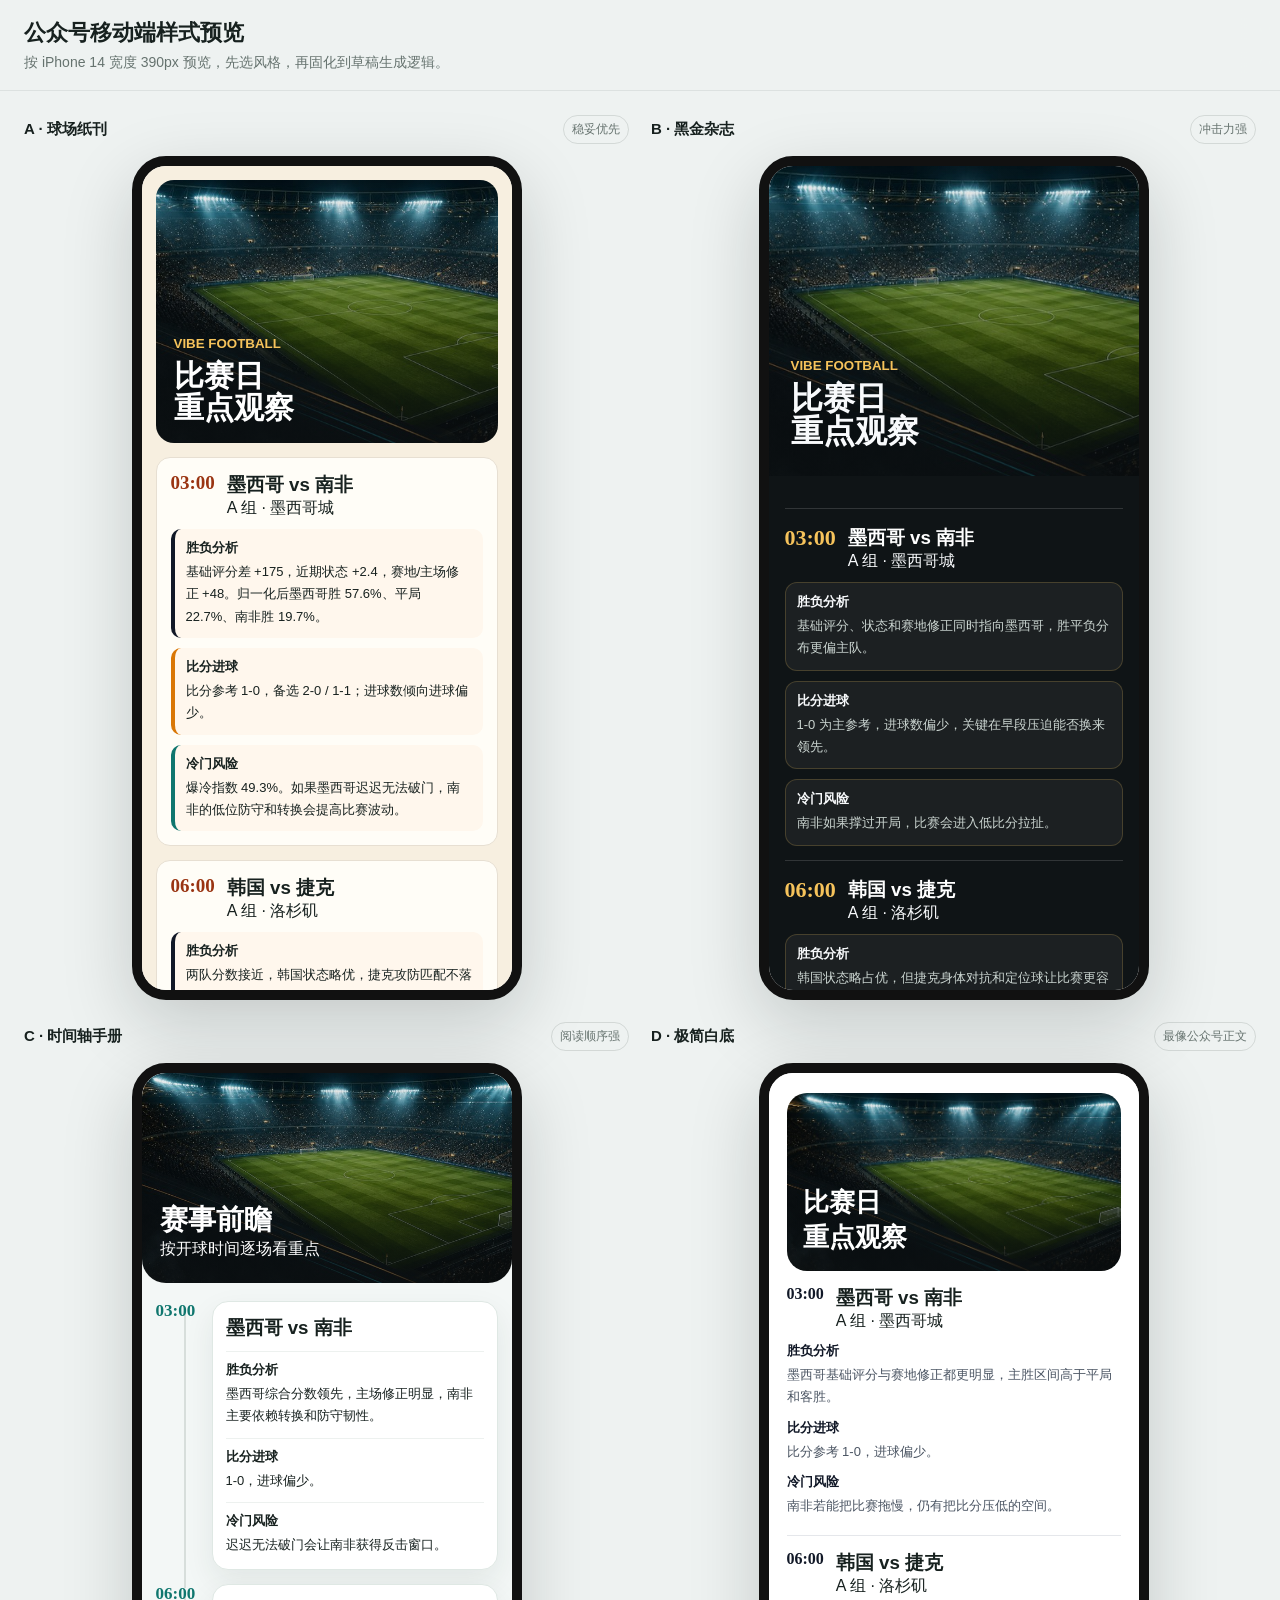
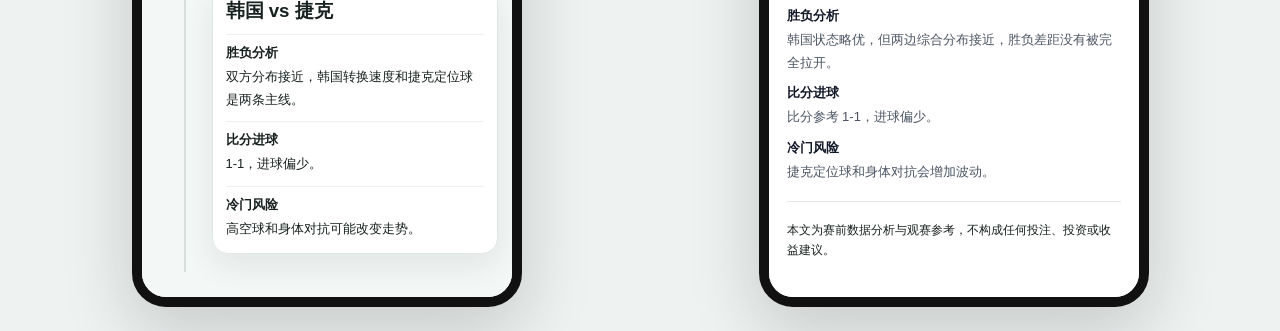
<file: wechat-mobile-style-previews.html>
<!doctype html>
<html lang="zh-CN">
  <head>
    <meta charset="UTF-8" />
    <meta name="viewport" content="width=device-width, initial-scale=1.0" />
    <title>公众号移动端样式预览</title>
    <style>
      * {
        box-sizing: border-box;
      }

      body {
        margin: 0;
        background: #eef2f1;
        color: #17211f;
        font-family:
          -apple-system, BlinkMacSystemFont, "Segoe UI", "PingFang SC", "Microsoft YaHei", sans-serif;
      }

      header {
        position: sticky;
        top: 0;
        z-index: 2;
        border-bottom: 1px solid rgba(23, 33, 31, 0.08);
        padding: 18px 24px;
        background: rgba(238, 242, 241, 0.92);
        backdrop-filter: blur(16px);
      }

      h1,
      h2,
      h3,
      p {
        margin: 0;
      }

      header h1 {
        font-size: 22px;
      }

      header p {
        margin-top: 6px;
        color: #66736f;
        font-size: 14px;
      }

      main {
        display: grid;
        grid-template-columns: repeat(4, minmax(300px, 1fr));
        gap: 22px;
        padding: 24px;
      }

      .variant {
        min-width: 0;
      }

      .variant-title {
        display: flex;
        align-items: center;
        justify-content: space-between;
        gap: 12px;
        margin-bottom: 12px;
      }

      .variant-title strong {
        font-size: 15px;
      }

      .variant-title span {
        border: 1px solid rgba(23, 33, 31, 0.12);
        border-radius: 999px;
        padding: 5px 8px;
        color: #66736f;
        font-size: 12px;
      }

      .phone {
        width: 390px;
        max-width: 100%;
        height: 844px;
        margin: 0 auto;
        border: 10px solid #111;
        border-radius: 34px;
        background: #fff;
        box-shadow: 0 24px 70px rgba(12, 23, 20, 0.18);
        overflow: hidden;
      }

      .screen {
        height: 100%;
        overflow: auto;
      }

      .hero {
        background:
          linear-gradient(180deg, rgba(12, 17, 19, 0.05), rgba(12, 17, 19, 0.72)),
          url("assets/wechat-cover-worldcup-preview.jpg") center / cover;
      }

      .meta-row {
        display: flex;
        flex-wrap: wrap;
        gap: 6px;
      }

      .pill {
        border-radius: 999px;
        padding: 5px 8px;
        font-size: 11px;
        font-weight: 800;
      }

      .match {
        margin-top: 14px;
      }

      .match-head {
        display: flex;
        gap: 12px;
        align-items: flex-start;
      }

      .time {
        flex: 0 0 auto;
        font-family: Georgia, "Times New Roman", serif;
        font-weight: 900;
      }

      .block {
        margin-top: 10px;
      }

      .block strong {
        display: block;
        margin-bottom: 4px;
        font-size: 13px;
      }

      .block p {
        font-size: 13px;
        line-height: 1.72;
      }

      .footer-note {
        margin-top: 18px;
        font-size: 12px;
        line-height: 1.7;
      }

      .a .screen {
        padding: 14px;
        background: #f7efe0;
      }

      .a .hero {
        min-height: 246px;
        border-radius: 18px;
        padding: 154px 18px 18px;
        color: #fff;
      }

      .a .hero small {
        color: #f6c35b;
        font-weight: 900;
      }

      .a .hero h2 {
        margin-top: 8px;
        font-family: Georgia, "Times New Roman", "Songti SC", SimSun, serif;
        font-size: 30px;
        line-height: 1.08;
      }

      .a .match {
        border: 1px solid #e7dfd2;
        border-radius: 14px;
        padding: 14px;
        background: #fffdf7;
      }

      .a .time {
        color: #9a3412;
        font-size: 19px;
      }

      .a .block {
        border-left: 4px solid #111827;
        border-radius: 10px;
        padding: 10px 11px;
        background: #fff7ed;
      }

      .a .score {
        border-left-color: #d97706;
      }

      .a .risk {
        border-left-color: #0f766e;
      }

      .b .screen {
        padding: 0;
        background: #0f1416;
        color: #f8fafc;
      }

      .b .hero {
        min-height: 310px;
        padding: 190px 22px 24px;
      }

      .b .hero small {
        color: #f6c35b;
        font-weight: 900;
      }

      .b .hero h2 {
        margin-top: 8px;
        font-size: 32px;
        line-height: 1.04;
      }

      .b .content {
        padding: 18px 16px 24px;
      }

      .b .match {
        border-top: 1px solid rgba(255, 255, 255, 0.14);
        padding-top: 16px;
      }

      .b .time {
        color: #f6c35b;
        font-size: 22px;
      }

      .b .match h3 {
        color: #fff;
      }

      .b .block {
        border: 1px solid rgba(246, 195, 91, 0.2);
        border-radius: 12px;
        padding: 10px 11px;
        background: rgba(255, 255, 255, 0.055);
      }

      .b .block p {
        color: #cbd5d1;
      }

      .c .screen {
        padding: 14px;
        background: #f3f7f6;
      }

      .c .hero {
        min-height: 210px;
        border-radius: 0 0 24px 24px;
        margin: -14px -14px 18px;
        padding: 128px 18px 22px;
        color: #fff;
      }

      .c .hero h2 {
        font-size: 28px;
      }

      .c .match {
        position: relative;
        padding-left: 56px;
      }

      .c .match::before {
        content: "";
        position: absolute;
        left: 28px;
        top: 6px;
        bottom: -18px;
        width: 2px;
        background: #d7dedb;
      }

      .c .time {
        position: absolute;
        left: 0;
        top: 0;
        width: 50px;
        color: #0f766e;
        font-size: 17px;
      }

      .c .card {
        border: 1px solid #dfe8e4;
        border-radius: 16px;
        padding: 13px;
        background: #fff;
        box-shadow: 0 12px 30px rgba(27, 45, 41, 0.08);
      }

      .c .block {
        border-top: 1px solid #edf1ef;
        padding-top: 9px;
      }

      .d .screen {
        padding: 20px 18px;
        background: #ffffff;
      }

      .d .hero {
        min-height: 168px;
        border-radius: 20px;
        padding: 92px 16px 16px;
        color: #fff;
      }

      .d .hero h2 {
        font-size: 26px;
      }

      .d .match {
        border-bottom: 1px solid #e5e7eb;
        padding-bottom: 18px;
      }

      .d .time {
        color: #111827;
        font-size: 16px;
      }

      .d .block strong {
        color: #111827;
      }

      .d .block p {
        color: #4b5563;
      }

      @media (max-width: 1280px) {
        main {
          grid-template-columns: repeat(2, minmax(300px, 1fr));
        }
      }

      @media (max-width: 760px) {
        main {
          grid-template-columns: 1fr;
          padding: 16px;
        }
      }
    </style>
  </head>
  <body>
    <header>
      <h1>公众号移动端样式预览</h1>
      <p>按 iPhone 14 宽度 390px 预览，先选风格，再固化到草稿生成逻辑。</p>
    </header>

    <main>
      <section class="variant a">
        <div class="variant-title"><strong>A · 球场纸刊</strong><span>稳妥优先</span></div>
        <article class="phone">
          <div class="screen">
            <section class="hero"><small>VIBE FOOTBALL</small><h2>比赛日<br />重点观察</h2></section>
            <section class="match">
              <div class="match-head"><div class="time">03:00</div><div><h3>墨西哥 vs 南非</h3><p> A 组 · 墨西哥城</p></div></div>
              <div class="block"><strong>胜负分析</strong><p>基础评分差 +175，近期状态 +2.4，赛地/主场修正 +48。归一化后墨西哥胜 57.6%、平局 22.7%、南非胜 19.7%。</p></div>
              <div class="block score"><strong>比分进球</strong><p>比分参考 1-0，备选 2-0 / 1-1；进球数倾向进球偏少。</p></div>
              <div class="block risk"><strong>冷门风险</strong><p>爆冷指数 49.3%。如果墨西哥迟迟无法破门，南非的低位防守和转换会提高比赛波动。</p></div>
            </section>
            <section class="match">
              <div class="match-head"><div class="time">06:00</div><div><h3>韩国 vs 捷克</h3><p>A 组 · 洛杉矶</p></div></div>
              <div class="block"><strong>胜负分析</strong><p>两队分数接近，韩国状态略优，捷克攻防匹配不落下风，平局区间偏厚。</p></div>
              <div class="block score"><strong>比分进球</strong><p>比分参考 1-1；进球数倾向进球偏少。</p></div>
              <div class="block risk"><strong>冷门风险</strong><p>爆冷指数 71.2%。定位球、高空球和中立场适应会放大不确定性。</p></div>
            </section>
          </div>
        </article>
      </section>

      <section class="variant b">
        <div class="variant-title"><strong>B · 黑金杂志</strong><span>冲击力强</span></div>
        <article class="phone">
          <div class="screen">
            <section class="hero"><small>VIBE FOOTBALL</small><h2>比赛日<br />重点观察</h2></section>
            <div class="content">
              <section class="match">
                <div class="match-head"><div class="time">03:00</div><div><h3>墨西哥 vs 南非</h3><p>A 组 · 墨西哥城</p></div></div>
                <div class="block"><strong>胜负分析</strong><p>基础评分、状态和赛地修正同时指向墨西哥，胜平负分布更偏主队。</p></div>
                <div class="block"><strong>比分进球</strong><p>1-0 为主参考，进球数偏少，关键在早段压迫能否换来领先。</p></div>
                <div class="block"><strong>冷门风险</strong><p>南非如果撑过开局，比赛会进入低比分拉扯。</p></div>
              </section>
              <section class="match">
                <div class="match-head"><div class="time">06:00</div><div><h3>韩国 vs 捷克</h3><p>A 组 · 洛杉矶</p></div></div>
                <div class="block"><strong>胜负分析</strong><p>韩国状态略占优，但捷克身体对抗和定位球让比赛更容易胶着。</p></div>
                <div class="block"><strong>比分进球</strong><p>1-1 为主参考，备选 1-0 / 0-1。</p></div>
                <div class="block"><strong>冷门风险</strong><p>今日波动最高的一场，节奏和首发会明显影响分布。</p></div>
              </section>
            </div>
          </div>
        </article>
      </section>

      <section class="variant c">
        <div class="variant-title"><strong>C · 时间轴手册</strong><span>阅读顺序强</span></div>
        <article class="phone">
          <div class="screen">
            <section class="hero"><h2>赛事前瞻</h2><p>按开球时间逐场看重点</p></section>
            <section class="match">
              <div class="time">03:00</div>
              <div class="card">
                <h3>墨西哥 vs 南非</h3>
                <div class="block"><strong>胜负分析</strong><p>墨西哥综合分数领先，主场修正明显，南非主要依赖转换和防守韧性。</p></div>
                <div class="block"><strong>比分进球</strong><p>1-0，进球偏少。</p></div>
                <div class="block"><strong>冷门风险</strong><p>迟迟无法破门会让南非获得反击窗口。</p></div>
              </div>
            </section>
            <section class="match">
              <div class="time">06:00</div>
              <div class="card">
                <h3>韩国 vs 捷克</h3>
                <div class="block"><strong>胜负分析</strong><p>双方分布接近，韩国转换速度和捷克定位球是两条主线。</p></div>
                <div class="block"><strong>比分进球</strong><p>1-1，进球偏少。</p></div>
                <div class="block"><strong>冷门风险</strong><p>高空球和身体对抗可能改变走势。</p></div>
              </div>
            </section>
          </div>
        </article>
      </section>

      <section class="variant d">
        <div class="variant-title"><strong>D · 极简白底</strong><span>最像公众号正文</span></div>
        <article class="phone">
          <div class="screen">
            <section class="hero"><h2>比赛日<br />重点观察</h2></section>
            <section class="match">
              <div class="match-head"><div class="time">03:00</div><div><h3>墨西哥 vs 南非</h3><p>A 组 · 墨西哥城</p></div></div>
              <div class="block"><strong>胜负分析</strong><p>墨西哥基础评分与赛地修正都更明显，主胜区间高于平局和客胜。</p></div>
              <div class="block"><strong>比分进球</strong><p>比分参考 1-0，进球偏少。</p></div>
              <div class="block"><strong>冷门风险</strong><p>南非若能把比赛拖慢，仍有把比分压低的空间。</p></div>
            </section>
            <section class="match">
              <div class="match-head"><div class="time">06:00</div><div><h3>韩国 vs 捷克</h3><p>A 组 · 洛杉矶</p></div></div>
              <div class="block"><strong>胜负分析</strong><p>韩国状态略优，但两边综合分布接近，胜负差距没有被完全拉开。</p></div>
              <div class="block"><strong>比分进球</strong><p>比分参考 1-1，进球偏少。</p></div>
              <div class="block"><strong>冷门风险</strong><p>捷克定位球和身体对抗会增加波动。</p></div>
            </section>
            <p class="footer-note">本文为赛前数据分析与观赛参考，不构成任何投注、投资或收益建议。</p>
          </div>
        </article>
      </section>
    </main>
  </body>
</html>
</file>
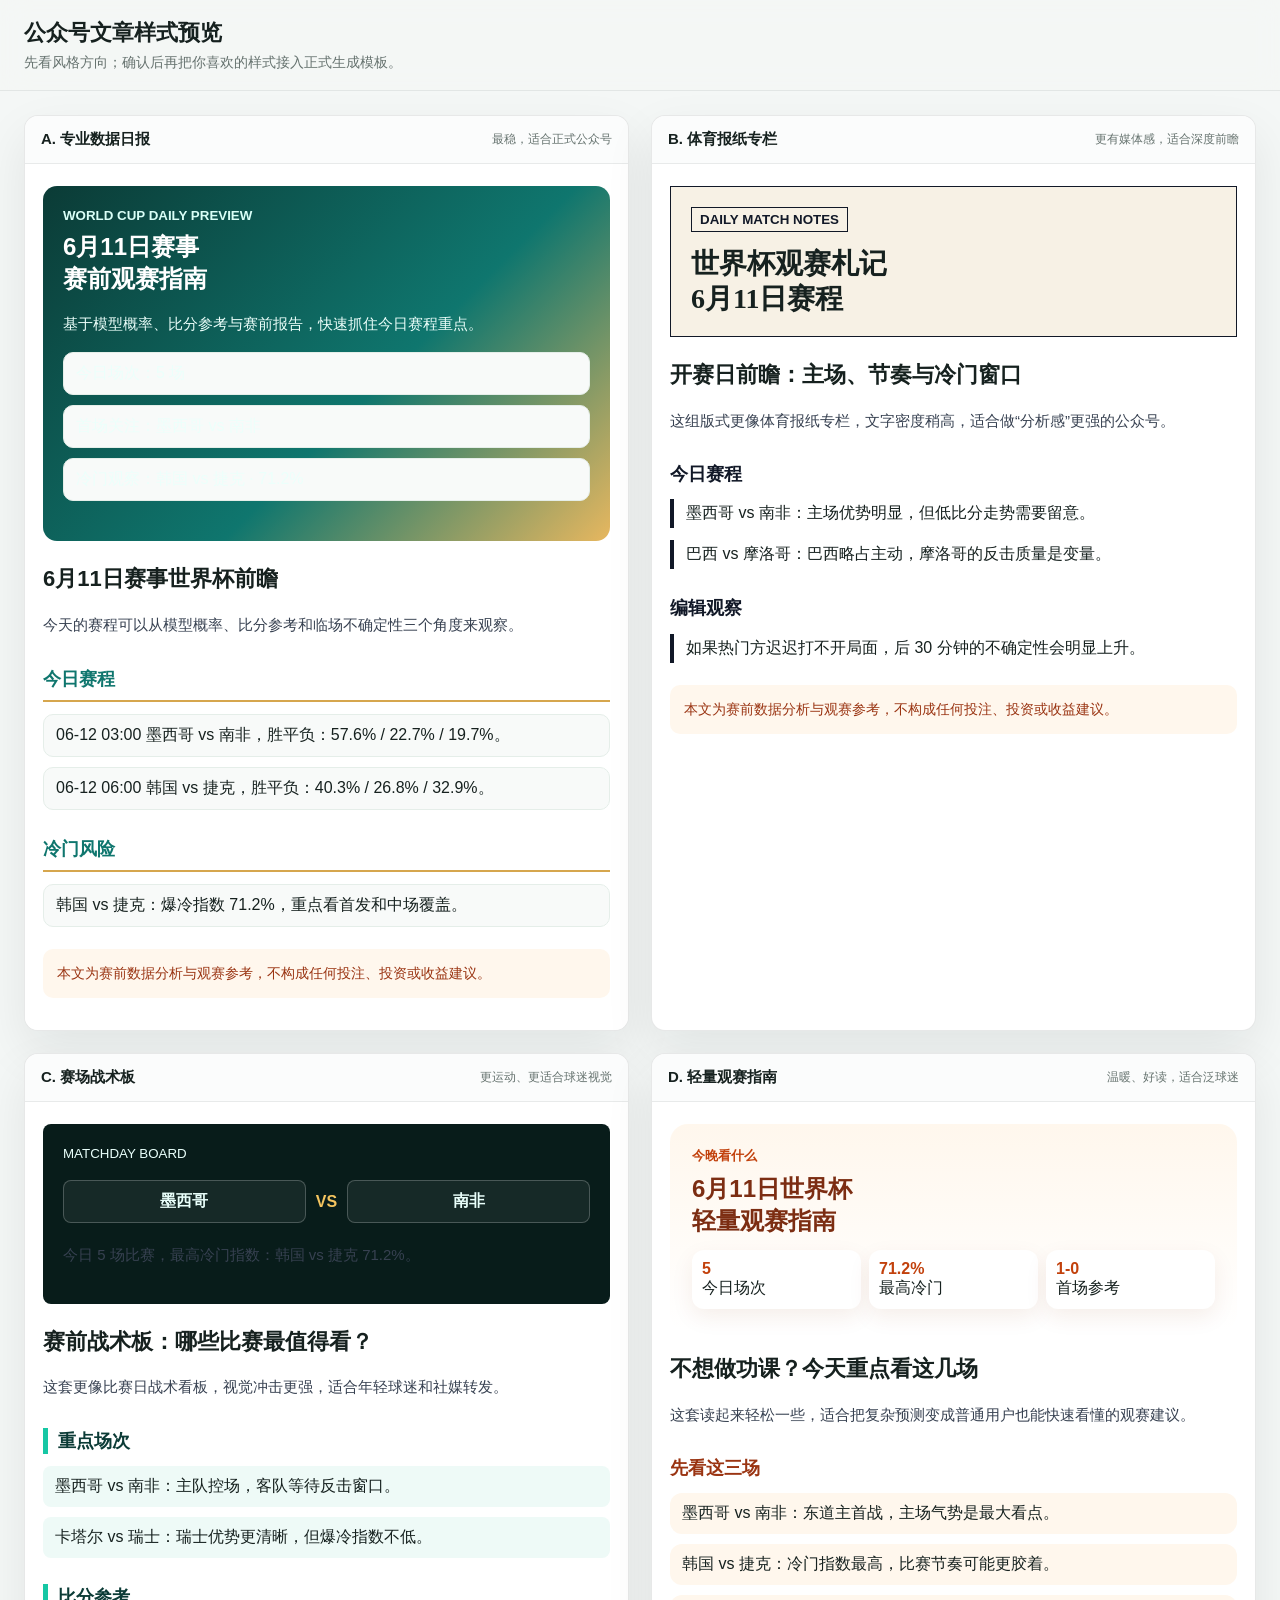
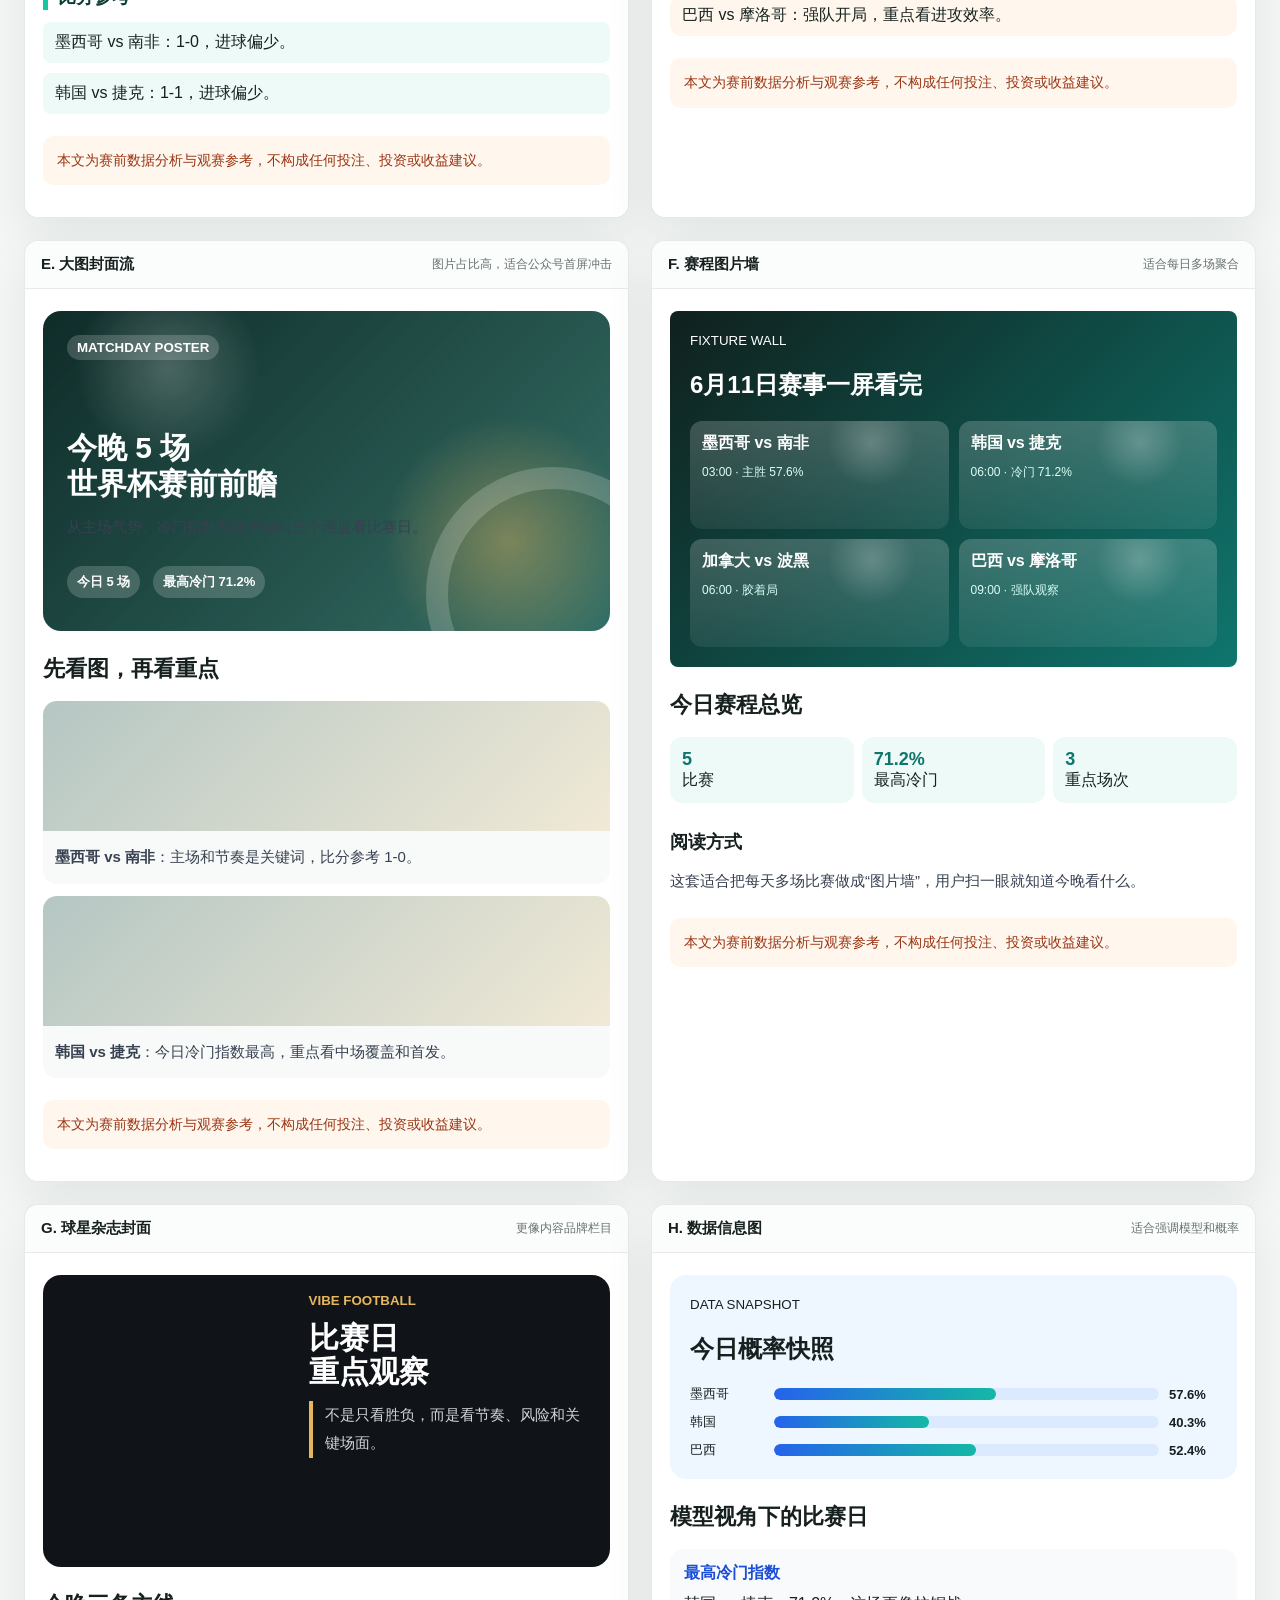
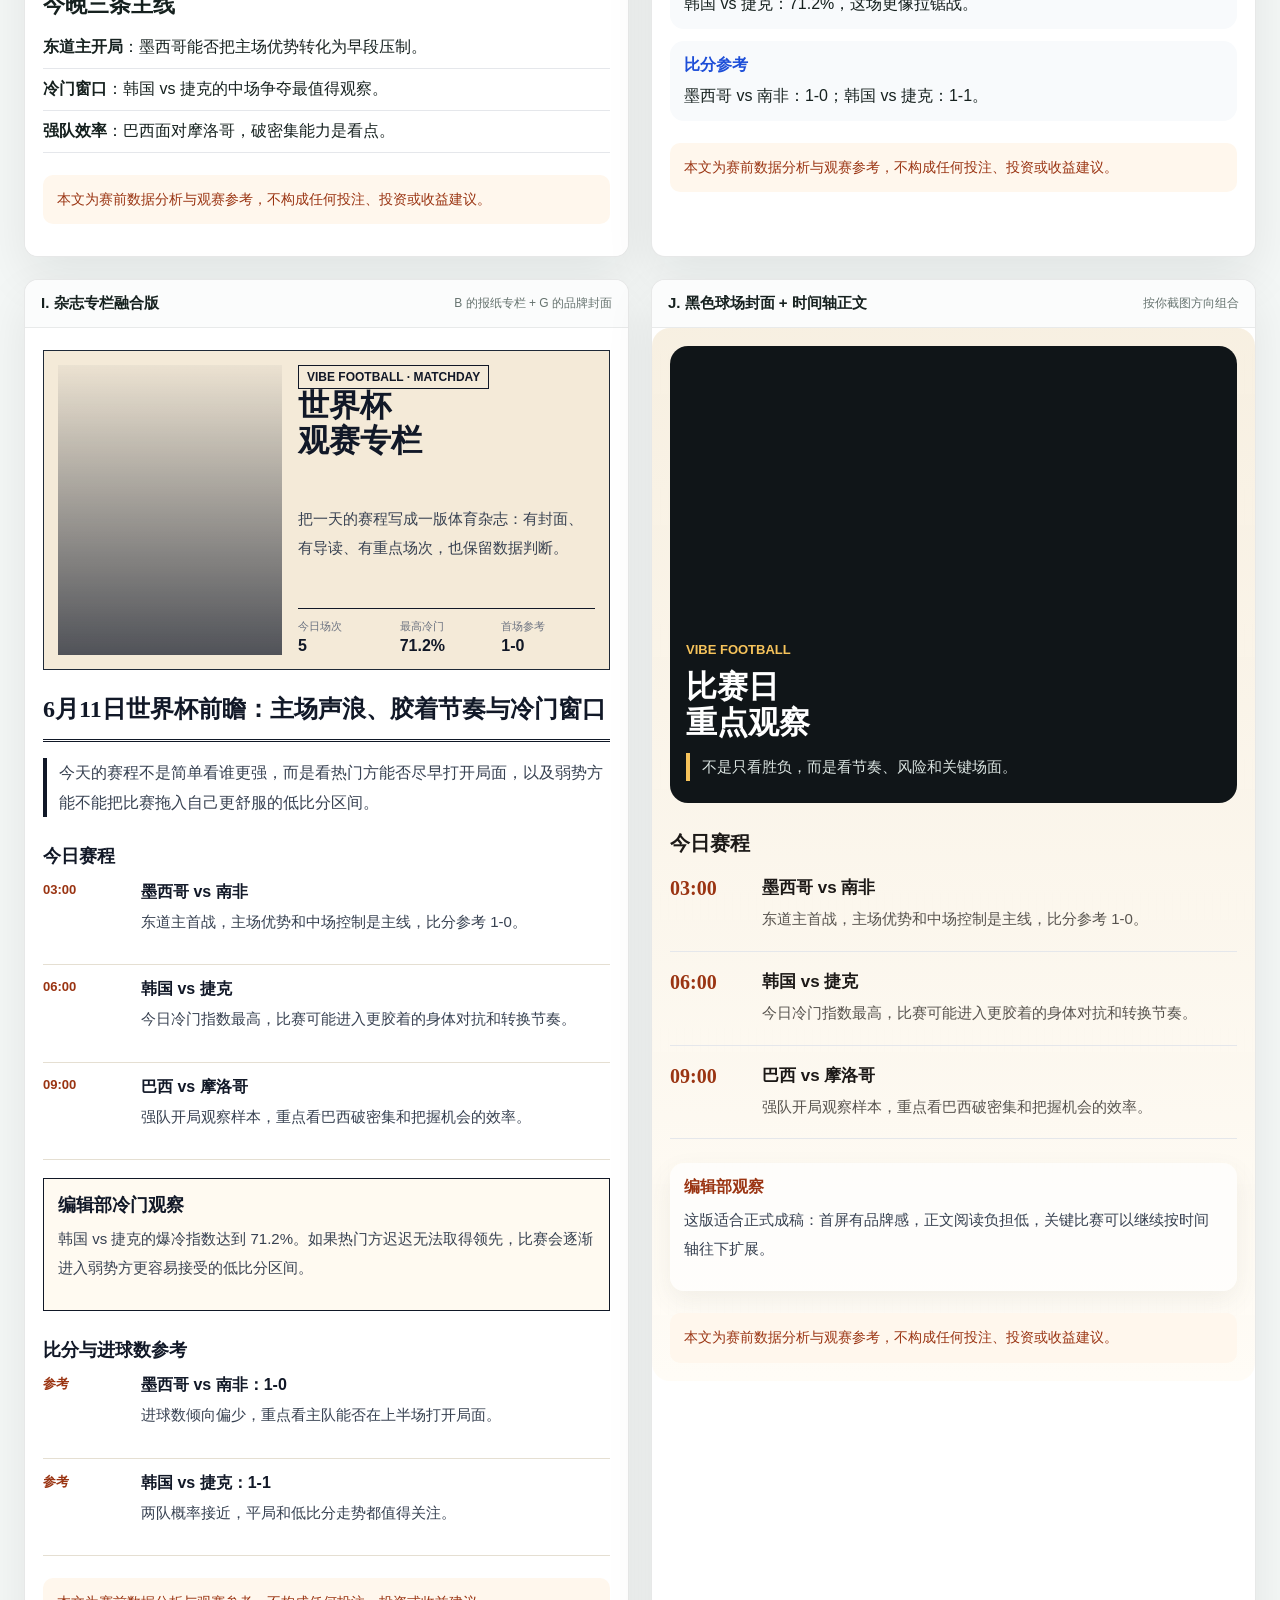
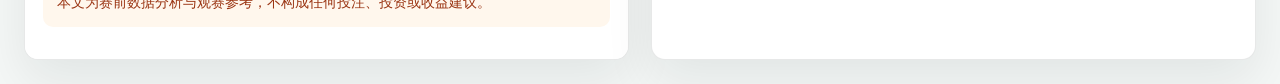
<file: wechat-style-previews.html>
<!doctype html>
<html lang="zh-CN">
  <head>
    <meta charset="UTF-8" />
    <meta name="viewport" content="width=device-width, initial-scale=1.0" />
    <title>公众号文章样式预览</title>
    <style>
      :root {
        color-scheme: light;
        --page: #f4f7f6;
        --ink: #16211f;
        --muted: #66736f;
      }

      * {
        box-sizing: border-box;
      }

      body {
        margin: 0;
        background: var(--page);
        color: var(--ink);
        font-family:
          -apple-system, BlinkMacSystemFont, "Segoe UI", "PingFang SC", "Microsoft YaHei", sans-serif;
      }

      header {
        position: sticky;
        top: 0;
        z-index: 2;
        border-bottom: 1px solid rgba(22, 33, 31, 0.08);
        padding: 18px 24px;
        background: rgba(244, 247, 246, 0.9);
        backdrop-filter: blur(14px);
      }

      header h1 {
        margin: 0 0 6px;
        font-size: 22px;
      }

      header p {
        margin: 0;
        color: var(--muted);
        font-size: 14px;
      }

      main {
        display: grid;
        grid-template-columns: repeat(2, minmax(0, 1fr));
        gap: 22px;
        max-width: 1480px;
        margin: 0 auto;
        padding: 24px;
      }

      .preview-shell {
        border: 1px solid rgba(22, 33, 31, 0.1);
        border-radius: 14px;
        background: #ffffff;
        box-shadow: 0 20px 50px rgba(12, 30, 27, 0.08);
        overflow: hidden;
      }

      .preview-label {
        display: flex;
        align-items: center;
        justify-content: space-between;
        gap: 12px;
        border-bottom: 1px solid rgba(22, 33, 31, 0.08);
        padding: 14px 16px;
        background: #fbfcfc;
      }

      .preview-label strong {
        font-size: 15px;
      }

      .preview-label span {
        color: var(--muted);
        font-size: 12px;
      }

      .wechat-page {
        max-width: 677px;
        margin: 0 auto;
        padding: 22px 18px 32px;
        background: #ffffff;
      }

      .style-a .poster {
        margin-bottom: 22px;
        border-radius: 14px;
        padding: 22px 20px;
        color: #fff;
        background: linear-gradient(135deg, #0b3b36 0%, #0f766e 58%, #e7b75f 100%);
      }

      .style-a .poster small {
        display: block;
        margin-bottom: 8px;
        color: #d9fff7;
        font-weight: 800;
      }

      .style-a .poster h2 {
        margin: 0 0 14px;
        font-size: 24px;
        line-height: 1.35;
      }

      .style-a .poster p,
      .style-a .poster li {
        color: #ecfffb;
      }

      .style-a h3 {
        border-bottom: 2px solid #d6a64d;
        padding-bottom: 8px;
        color: #0f766e;
      }

      .style-a li {
        margin-bottom: 10px;
        border: 1px solid #e5eee9;
        border-radius: 10px;
        padding: 10px 12px;
        background: #f8faf9;
      }

      .style-b .poster {
        margin-bottom: 22px;
        border: 1px solid #111827;
        padding: 20px;
        background: #f7f1e5;
      }

      .style-b .poster small {
        display: inline-block;
        margin-bottom: 14px;
        border: 1px solid #111827;
        padding: 4px 8px;
        color: #111827;
        font-weight: 900;
      }

      .style-b .poster h2 {
        margin: 0;
        font-family: Georgia, "Times New Roman", serif;
        font-size: 28px;
        line-height: 1.25;
      }

      .style-b h3 {
        margin-top: 28px;
        color: #111827;
        font-family: Georgia, "Times New Roman", serif;
      }

      .style-b li {
        margin-bottom: 12px;
        border-left: 4px solid #111827;
        padding: 4px 0 4px 12px;
      }

      .style-c .poster {
        margin-bottom: 22px;
        border-radius: 8px;
        padding: 20px;
        color: #e9fffb;
        background: #081c1a;
      }

      .style-c .scoreline {
        display: grid;
        grid-template-columns: 1fr auto 1fr;
        align-items: center;
        gap: 10px;
        margin: 18px 0;
        text-align: center;
      }

      .style-c .team {
        border: 1px solid rgba(255, 255, 255, 0.22);
        border-radius: 8px;
        padding: 10px;
        background: rgba(255, 255, 255, 0.06);
        font-weight: 900;
      }

      .style-c .vs {
        color: #f4c45f;
        font-weight: 900;
      }

      .style-c h3 {
        border-left: 5px solid #16c7a4;
        padding-left: 10px;
        color: #0b3b36;
      }

      .style-c li {
        margin-bottom: 10px;
        border-radius: 8px;
        padding: 10px 12px;
        background: #eefaf7;
      }

      .style-d .poster {
        margin-bottom: 22px;
        border-radius: 18px;
        padding: 22px;
        background: linear-gradient(180deg, #fff7ed, #ffffff);
      }

      .style-d .poster small {
        color: #c2410c;
        font-weight: 900;
      }

      .style-d .poster h2 {
        margin: 8px 0 12px;
        color: #7c2d12;
        font-size: 24px;
        line-height: 1.35;
      }

      .style-d .metric-row {
        display: grid;
        grid-template-columns: repeat(3, 1fr);
        gap: 8px;
      }

      .style-d .metric {
        border-radius: 12px;
        padding: 10px;
        background: #ffffff;
        box-shadow: 0 8px 22px rgba(124, 45, 18, 0.08);
      }

      .style-d .metric strong {
        display: block;
        color: #c2410c;
      }

      .style-d h3 {
        color: #9a3412;
      }

      .style-d li {
        margin-bottom: 10px;
        border-radius: 12px;
        padding: 10px 12px;
        background: #fff7ed;
      }

      .style-e .image-hero {
        position: relative;
        margin-bottom: 22px;
        min-height: 320px;
        overflow: hidden;
        border-radius: 18px;
        padding: 24px;
        color: #ffffff;
        background:
          radial-gradient(circle at 22% 18%, rgba(255, 255, 255, 0.22), transparent 18%),
          radial-gradient(circle at 82% 72%, rgba(231, 183, 95, 0.42), transparent 24%),
          linear-gradient(135deg, rgba(5, 35, 32, 0.96), rgba(8, 80, 68, 0.82)),
          url("https://images.unsplash.com/photo-1459865264687-595d652de67e?auto=format&fit=crop&w=1200&q=80");
        background-position: center;
        background-size: cover;
      }

      .style-e .image-hero::after {
        position: absolute;
        right: -70px;
        bottom: -90px;
        width: 210px;
        height: 210px;
        border: 22px solid rgba(255, 255, 255, 0.18);
        border-radius: 50%;
        content: "";
      }

      .style-e .image-hero small,
      .style-e .image-hero h2,
      .style-e .image-hero p,
      .style-e .image-hero .hero-chip {
        position: relative;
        z-index: 1;
      }

      .style-e .image-hero small {
        display: inline-block;
        margin-bottom: 70px;
        border-radius: 999px;
        padding: 5px 10px;
        background: rgba(255, 255, 255, 0.18);
        font-weight: 900;
      }

      .style-e .image-hero h2 {
        margin: 0 0 12px;
        max-width: 430px;
        font-size: 30px;
        line-height: 1.18;
      }

      .style-e .hero-chip {
        display: inline-flex;
        margin-right: 8px;
        margin-top: 10px;
        border-radius: 999px;
        padding: 7px 10px;
        background: rgba(255, 255, 255, 0.18);
        font-size: 13px;
        font-weight: 800;
      }

      .style-e .photo-card {
        margin-bottom: 12px;
        overflow: hidden;
        border-radius: 14px;
        background: #f7faf8;
      }

      .style-e .photo-card .photo {
        min-height: 130px;
        background:
          linear-gradient(135deg, rgba(10, 64, 58, 0.28), rgba(214, 166, 77, 0.2)),
          url("https://images.unsplash.com/photo-1517466787929-bc90951d0974?auto=format&fit=crop&w=900&q=80");
        background-position: center;
        background-size: cover;
      }

      .style-e .photo-card p {
        margin: 0;
        padding: 12px;
      }

      .style-f .poster {
        margin-bottom: 22px;
        border-radius: 8px;
        padding: 20px;
        color: #fff;
        background: linear-gradient(135deg, #10201d, #0f766e);
      }

      .style-f .fixture-grid {
        display: grid;
        grid-template-columns: repeat(2, 1fr);
        gap: 10px;
        margin: 16px 0 0;
      }

      .style-f .fixture-tile {
        min-height: 108px;
        border-radius: 12px;
        padding: 12px;
        background:
          linear-gradient(180deg, rgba(255, 255, 255, 0.2), rgba(255, 255, 255, 0.08)),
          radial-gradient(circle at 70% 20%, rgba(255, 255, 255, 0.22), transparent 22%);
      }

      .style-f .fixture-tile strong {
        display: block;
        margin-bottom: 8px;
        color: #fff;
      }

      .style-f .fixture-tile span {
        color: #d9fff7;
        font-size: 12px;
      }

      .style-f .info-strip {
        display: grid;
        grid-template-columns: repeat(3, 1fr);
        gap: 8px;
        margin: 16px 0;
      }

      .style-f .info-strip div {
        border-radius: 12px;
        padding: 12px;
        background: #eefaf7;
      }

      .style-f .info-strip strong {
        display: block;
        color: #0f766e;
        font-size: 18px;
      }

      .style-g .magazine-cover {
        display: grid;
        grid-template-columns: 0.9fr 1.1fr;
        gap: 16px;
        margin-bottom: 22px;
        border-radius: 18px;
        padding: 16px;
        background: #101418;
        color: #ffffff;
      }

      .style-g .cover-photo {
        min-height: 260px;
        border-radius: 14px;
        background:
          linear-gradient(180deg, rgba(16, 20, 24, 0.05), rgba(16, 20, 24, 0.72)),
          url("https://images.unsplash.com/photo-1522778119026-d647f0596c20?auto=format&fit=crop&w=800&q=80");
        background-position: center;
        background-size: cover;
      }

      .style-g .magazine-copy small {
        color: #e7b75f;
        font-weight: 900;
      }

      .style-g .magazine-copy h2 {
        margin: 12px 0;
        font-size: 30px;
        line-height: 1.12;
      }

      .style-g .quote {
        border-left: 4px solid #e7b75f;
        padding-left: 12px;
        color: #d1d5db;
      }

      .style-g h3 {
        color: #111827;
      }

      .style-g li {
        margin-bottom: 10px;
        border-bottom: 1px solid #e5e7eb;
        padding-bottom: 10px;
      }

      .style-h .poster {
        margin-bottom: 22px;
        border-radius: 16px;
        padding: 20px;
        background: #eef6ff;
      }

      .style-h .chart {
        display: grid;
        gap: 10px;
        margin-top: 16px;
      }

      .style-h .bar-row {
        display: grid;
        grid-template-columns: 74px 1fr 48px;
        align-items: center;
        gap: 10px;
        font-size: 13px;
      }

      .style-h .bar {
        height: 12px;
        overflow: hidden;
        border-radius: 999px;
        background: #dbeafe;
      }

      .style-h .bar span {
        display: block;
        height: 100%;
        border-radius: 999px;
        background: linear-gradient(90deg, #2563eb, #14b8a6);
      }

      .style-h .visual-card {
        margin-bottom: 12px;
        border-radius: 14px;
        padding: 14px;
        background: #f8fafc;
      }

      .style-h .visual-card strong {
        display: block;
        margin-bottom: 10px;
        color: #1d4ed8;
      }

      .style-i .magazine-newspaper {
        display: grid;
        grid-template-columns: 0.86fr 1.14fr;
        gap: 16px;
        margin-bottom: 22px;
        border: 1px solid #1f2937;
        padding: 14px;
        background: #f4ead8;
      }

      .style-i .cover-art {
        min-height: 290px;
        background:
          linear-gradient(180deg, rgba(17, 24, 39, 0.04), rgba(17, 24, 39, 0.72)),
          url("https://images.unsplash.com/photo-1574629810360-7efbbe195018?auto=format&fit=crop&w=900&q=80");
        background-position: center;
        background-size: cover;
      }

      .style-i .cover-copy {
        display: flex;
        flex-direction: column;
        justify-content: space-between;
        gap: 16px;
        min-height: 290px;
      }

      .style-i .kicker {
        display: inline-block;
        width: fit-content;
        border: 1px solid #111827;
        padding: 4px 8px;
        color: #111827;
        font-size: 12px;
        font-weight: 900;
      }

      .style-i .cover-copy h2 {
        margin: 0;
        color: #111827;
        font-family: Georgia, "Times New Roman", serif;
        font-size: 31px;
        line-height: 1.12;
      }

      .style-i .cover-copy p {
        margin: 0;
        color: #374151;
      }

      .style-i .issue-row {
        display: grid;
        grid-template-columns: repeat(3, 1fr);
        border-top: 1px solid #111827;
        padding-top: 10px;
        gap: 8px;
      }

      .style-i .issue-row span {
        display: block;
        color: #6b7280;
        font-size: 11px;
      }

      .style-i .issue-row strong {
        display: block;
        margin-top: 3px;
        color: #111827;
        font-size: 16px;
      }

      .style-i .article-title {
        margin: 0 0 16px;
        border-bottom: 3px double #111827;
        padding-bottom: 12px;
        color: #111827;
        font-family: Georgia, "Times New Roman", serif;
        font-size: 24px;
      }

      .style-i .lead {
        border-left: 4px solid #111827;
        padding-left: 12px;
        color: #374151;
        font-size: 16px;
        line-height: 1.85;
      }

      .style-i h3 {
        margin-top: 30px;
        color: #111827;
        font-family: Georgia, "Times New Roman", serif;
        font-size: 20px;
      }

      .style-i .news-list li {
        display: grid;
        grid-template-columns: 86px 1fr;
        gap: 12px;
        margin-bottom: 14px;
        border-bottom: 1px solid #e5dfd2;
        padding-bottom: 14px;
      }

      .style-i .news-list time {
        color: #9a3412;
        font-size: 13px;
        font-weight: 900;
      }

      .style-i .news-list strong {
        display: block;
        margin-bottom: 5px;
        color: #111827;
      }

      .style-i .risk-board {
        margin: 18px 0;
        border: 1px solid #111827;
        padding: 14px;
        background: #fffaf1;
      }

      .style-i .risk-board strong {
        display: block;
        margin-bottom: 8px;
        color: #111827;
        font-family: Georgia, "Times New Roman", serif;
        font-size: 18px;
      }

      .style-j .dark-cover {
        margin-bottom: 26px;
        overflow: hidden;
        border-radius: 18px;
        padding: 16px 16px 22px;
        background: #101518;
        color: #ffffff;
      }

      .style-j {
        border-radius: 18px;
        background:
          linear-gradient(180deg, rgba(247, 239, 224, 0.95), rgba(255, 252, 246, 0.98)),
          repeating-linear-gradient(90deg, rgba(17, 24, 39, 0.025) 0 1px, transparent 1px 8px);
        padding: 18px;
      }

      .style-j .stadium-image {
        min-height: 260px;
        border-radius: 8px;
        background:
          linear-gradient(180deg, rgba(16, 21, 24, 0.02) 0%, rgba(16, 21, 24, 0.44) 100%),
          url("https://images.unsplash.com/photo-1577223625816-7546f13df25d?auto=format&fit=crop&w=1200&q=80");
        background-position: center;
        background-size: cover;
      }

      .style-j .cover-kicker {
        display: block;
        margin: 20px 0 12px;
        color: #f6c35b;
        font-size: 13px;
        font-weight: 900;
      }

      .style-j .dark-cover h2 {
        margin: 0 0 12px;
        color: #ffffff;
        font-family: Georgia, "Times New Roman", "Songti SC", SimSun, serif;
        font-size: 31px;
        font-weight: 900;
        line-height: 1.16;
      }

      .style-j .cover-lead {
        margin: 0;
        border-left: 4px solid #f6c35b;
        padding-left: 12px;
        color: #dbe5e2;
        font-size: 15px;
        line-height: 1.85;
      }

      .style-j .section-title {
        margin: 0 0 18px;
        color: #1c1917;
        font-family: Georgia, "Times New Roman", "Songti SC", SimSun, serif;
        font-size: 20px;
        font-weight: 900;
      }

      .style-j .timeline {
        display: grid;
        gap: 18px;
        margin-bottom: 24px;
      }

      .style-j .timeline-item {
        display: grid;
        grid-template-columns: 78px 1fr;
        gap: 14px;
        border-bottom: 1px solid #e5e7eb;
        padding-bottom: 18px;
      }

      .style-j .timeline-time {
        color: #9a3412;
        font-family: Georgia, "Times New Roman", serif;
        font-size: 20px;
        font-weight: 900;
        line-height: 1.2;
      }

      .style-j .timeline-copy strong {
        display: block;
        margin-bottom: 6px;
        color: #1c1917;
        font-size: 17px;
        font-weight: 900;
      }

      .style-j .timeline-copy p {
        margin: 0;
        color: #57534e;
        font-size: 15px;
        line-height: 1.85;
      }

      .style-j .note-card {
        margin: 22px 0;
        border-radius: 14px;
        padding: 14px;
        background: rgba(255, 255, 255, 0.68);
        box-shadow: 0 10px 26px rgba(87, 83, 78, 0.08);
      }


      .style-j .note-card strong {
        display: block;
        margin-bottom: 8px;
        color: #9a3412;
      }

      .wechat-page h1 {
        margin: 0 0 16px;
        font-size: 22px;
        line-height: 1.45;
      }

      .wechat-page h3 {
        margin: 26px 0 12px;
        font-size: 18px;
        line-height: 1.45;
      }

      .wechat-page p {
        margin: 0 0 14px;
        color: #374151;
        font-size: 15px;
        line-height: 1.9;
      }

      .wechat-page ul {
        list-style: none;
        margin: 0 0 18px;
        padding: 0;
      }

      .risk {
        margin-top: 22px;
        border-radius: 10px;
        padding: 12px 14px;
        background: #fff7ed;
        color: #9a3412;
        font-size: 14px;
        line-height: 1.8;
      }

      @media (max-width: 980px) {
        main {
          grid-template-columns: 1fr;
          padding: 16px;
        }

        .style-g .magazine-cover,
        .style-i .magazine-newspaper,
        .style-i .news-list li,
        .style-j .timeline-item,
        .style-f .fixture-grid,
        .style-f .info-strip {
          grid-template-columns: 1fr;
        }
      }
    </style>
  </head>
  <body>
    <header>
      <h1>公众号文章样式预览</h1>
      <p>先看风格方向；确认后再把你喜欢的样式接入正式生成模板。</p>
    </header>

    <main>
      <article class="preview-shell">
        <div class="preview-label"><strong>A. 专业数据日报</strong><span>最稳，适合正式公众号</span></div>
        <section class="wechat-page style-a">
          <div class="poster">
            <small>WORLD CUP DAILY PREVIEW</small>
            <h2>6月11日赛事<br />赛前观赛指南</h2>
            <p>基于模型概率、比分参考与赛前报告，快速抓住今日赛程重点。</p>
            <ul>
              <li>今日场次：5 场</li>
              <li>首场关注：墨西哥 vs 南非</li>
              <li>冷门观察：韩国 vs 捷克 · 71.2%</li>
            </ul>
          </div>
          <h1>6月11日赛事世界杯前瞻</h1>
          <p>今天的赛程可以从模型概率、比分参考和临场不确定性三个角度来观察。</p>
          <h3>今日赛程</h3>
          <ul>
            <li>06-12 03:00 墨西哥 vs 南非，胜平负：57.6% / 22.7% / 19.7%。</li>
            <li>06-12 06:00 韩国 vs 捷克，胜平负：40.3% / 26.8% / 32.9%。</li>
          </ul>
          <h3>冷门风险</h3>
          <ul>
            <li>韩国 vs 捷克：爆冷指数 71.2%，重点看首发和中场覆盖。</li>
          </ul>
          <div class="risk">本文为赛前数据分析与观赛参考，不构成任何投注、投资或收益建议。</div>
        </section>
      </article>

      <article class="preview-shell">
        <div class="preview-label"><strong>B. 体育报纸专栏</strong><span>更有媒体感，适合深度前瞻</span></div>
        <section class="wechat-page style-b">
          <div class="poster">
            <small>DAILY MATCH NOTES</small>
            <h2>世界杯观赛札记<br />6月11日赛程</h2>
          </div>
          <h1>开赛日前瞻：主场、节奏与冷门窗口</h1>
          <p>这组版式更像体育报纸专栏，文字密度稍高，适合做“分析感”更强的公众号。</p>
          <h3>今日赛程</h3>
          <ul>
            <li>墨西哥 vs 南非：主场优势明显，但低比分走势需要留意。</li>
            <li>巴西 vs 摩洛哥：巴西略占主动，摩洛哥的反击质量是变量。</li>
          </ul>
          <h3>编辑观察</h3>
          <ul>
            <li>如果热门方迟迟打不开局面，后 30 分钟的不确定性会明显上升。</li>
          </ul>
          <div class="risk">本文为赛前数据分析与观赛参考，不构成任何投注、投资或收益建议。</div>
        </section>
      </article>

      <article class="preview-shell">
        <div class="preview-label"><strong>C. 赛场战术板</strong><span>更运动、更适合球迷视觉</span></div>
        <section class="wechat-page style-c">
          <div class="poster">
            <small>MATCHDAY BOARD</small>
            <div class="scoreline">
              <div class="team">墨西哥</div>
              <div class="vs">VS</div>
              <div class="team">南非</div>
            </div>
            <p>今日 5 场比赛，最高冷门指数：韩国 vs 捷克 71.2%。</p>
          </div>
          <h1>赛前战术板：哪些比赛最值得看？</h1>
          <p>这套更像比赛日战术看板，视觉冲击更强，适合年轻球迷和社媒转发。</p>
          <h3>重点场次</h3>
          <ul>
            <li>墨西哥 vs 南非：主队控场，客队等待反击窗口。</li>
            <li>卡塔尔 vs 瑞士：瑞士优势更清晰，但爆冷指数不低。</li>
          </ul>
          <h3>比分参考</h3>
          <ul>
            <li>墨西哥 vs 南非：1-0，进球偏少。</li>
            <li>韩国 vs 捷克：1-1，进球偏少。</li>
          </ul>
          <div class="risk">本文为赛前数据分析与观赛参考，不构成任何投注、投资或收益建议。</div>
        </section>
      </article>

      <article class="preview-shell">
        <div class="preview-label"><strong>D. 轻量观赛指南</strong><span>温暖、好读，适合泛球迷</span></div>
        <section class="wechat-page style-d">
          <div class="poster">
            <small>今晚看什么</small>
            <h2>6月11日世界杯<br />轻量观赛指南</h2>
            <div class="metric-row">
              <div class="metric"><strong>5</strong><span>今日场次</span></div>
              <div class="metric"><strong>71.2%</strong><span>最高冷门</span></div>
              <div class="metric"><strong>1-0</strong><span>首场参考</span></div>
            </div>
          </div>
          <h1>不想做功课？今天重点看这几场</h1>
          <p>这套读起来轻松一些，适合把复杂预测变成普通用户也能快速看懂的观赛建议。</p>
          <h3>先看这三场</h3>
          <ul>
            <li>墨西哥 vs 南非：东道主首战，主场气势是最大看点。</li>
            <li>韩国 vs 捷克：冷门指数最高，比赛节奏可能更胶着。</li>
            <li>巴西 vs 摩洛哥：强队开局，重点看进攻效率。</li>
          </ul>
          <div class="risk">本文为赛前数据分析与观赛参考，不构成任何投注、投资或收益建议。</div>
        </section>
      </article>

      <article class="preview-shell">
        <div class="preview-label"><strong>E. 大图封面流</strong><span>图片占比高，适合公众号首屏冲击</span></div>
        <section class="wechat-page style-e">
          <div class="image-hero">
            <small>MATCHDAY POSTER</small>
            <h2>今晚 5 场<br />世界杯赛前前瞻</h2>
            <p>从主场气势、冷门指数和比分倾向三个维度看比赛日。</p>
            <span class="hero-chip">今日 5 场</span>
            <span class="hero-chip">最高冷门 71.2%</span>
          </div>
          <h1>先看图，再看重点</h1>
          <div class="photo-card">
            <div class="photo"></div>
            <p><strong>墨西哥 vs 南非</strong>：主场和节奏是关键词，比分参考 1-0。</p>
          </div>
          <div class="photo-card">
            <div class="photo"></div>
            <p><strong>韩国 vs 捷克</strong>：今日冷门指数最高，重点看中场覆盖和首发。</p>
          </div>
          <div class="risk">本文为赛前数据分析与观赛参考，不构成任何投注、投资或收益建议。</div>
        </section>
      </article>

      <article class="preview-shell">
        <div class="preview-label"><strong>F. 赛程图片墙</strong><span>适合每日多场聚合</span></div>
        <section class="wechat-page style-f">
          <div class="poster">
            <small>FIXTURE WALL</small>
            <h2>6月11日赛事一屏看完</h2>
            <div class="fixture-grid">
              <div class="fixture-tile"><strong>墨西哥 vs 南非</strong><span>03:00 · 主胜 57.6%</span></div>
              <div class="fixture-tile"><strong>韩国 vs 捷克</strong><span>06:00 · 冷门 71.2%</span></div>
              <div class="fixture-tile"><strong>加拿大 vs 波黑</strong><span>06:00 · 胶着局</span></div>
              <div class="fixture-tile"><strong>巴西 vs 摩洛哥</strong><span>09:00 · 强队观察</span></div>
            </div>
          </div>
          <h1>今日赛程总览</h1>
          <div class="info-strip">
            <div><strong>5</strong><span>比赛</span></div>
            <div><strong>71.2%</strong><span>最高冷门</span></div>
            <div><strong>3</strong><span>重点场次</span></div>
          </div>
          <h3>阅读方式</h3>
          <p>这套适合把每天多场比赛做成“图片墙”，用户扫一眼就知道今晚看什么。</p>
          <div class="risk">本文为赛前数据分析与观赛参考，不构成任何投注、投资或收益建议。</div>
        </section>
      </article>

      <article class="preview-shell">
        <div class="preview-label"><strong>G. 球星杂志封面</strong><span>更像内容品牌栏目</span></div>
        <section class="wechat-page style-g">
          <div class="magazine-cover">
            <div class="cover-photo"></div>
            <div class="magazine-copy">
              <small>VIBE FOOTBALL</small>
              <h2>比赛日<br />重点观察</h2>
              <p class="quote">不是只看胜负，而是看节奏、风险和关键场面。</p>
            </div>
          </div>
          <h1>今晚三条主线</h1>
          <ul>
            <li><strong>东道主开局</strong>：墨西哥能否把主场优势转化为早段压制。</li>
            <li><strong>冷门窗口</strong>：韩国 vs 捷克的中场争夺最值得观察。</li>
            <li><strong>强队效率</strong>：巴西面对摩洛哥，破密集能力是看点。</li>
          </ul>
          <div class="risk">本文为赛前数据分析与观赛参考，不构成任何投注、投资或收益建议。</div>
        </section>
      </article>

      <article class="preview-shell">
        <div class="preview-label"><strong>H. 数据信息图</strong><span>适合强调模型和概率</span></div>
        <section class="wechat-page style-h">
          <div class="poster">
            <small>DATA SNAPSHOT</small>
            <h2>今日概率快照</h2>
            <div class="chart">
              <div class="bar-row"><span>墨西哥</span><div class="bar"><span style="width:57.6%"></span></div><b>57.6%</b></div>
              <div class="bar-row"><span>韩国</span><div class="bar"><span style="width:40.3%"></span></div><b>40.3%</b></div>
              <div class="bar-row"><span>巴西</span><div class="bar"><span style="width:52.4%"></span></div><b>52.4%</b></div>
            </div>
          </div>
          <h1>模型视角下的比赛日</h1>
          <div class="visual-card"><strong>最高冷门指数</strong>韩国 vs 捷克：71.2%，这场更像拉锯战。</div>
          <div class="visual-card"><strong>比分参考</strong>墨西哥 vs 南非：1-0；韩国 vs 捷克：1-1。</div>
          <div class="risk">本文为赛前数据分析与观赛参考，不构成任何投注、投资或收益建议。</div>
        </section>
      </article>

      <article class="preview-shell">
        <div class="preview-label"><strong>I. 杂志专栏融合版</strong><span>B 的报纸专栏 + G 的品牌封面</span></div>
        <section class="wechat-page style-i">
          <div class="magazine-newspaper">
            <div class="cover-art"></div>
            <div class="cover-copy">
              <div>
                <span class="kicker">VIBE FOOTBALL · MATCHDAY</span>
                <h2>世界杯<br />观赛专栏</h2>
              </div>
              <p>把一天的赛程写成一版体育杂志：有封面、有导读、有重点场次，也保留数据判断。</p>
              <div class="issue-row">
                <div><span>今日场次</span><strong>5</strong></div>
                <div><span>最高冷门</span><strong>71.2%</strong></div>
                <div><span>首场参考</span><strong>1-0</strong></div>
              </div>
            </div>
          </div>
          <h1 class="article-title">6月11日世界杯前瞻：主场声浪、胶着节奏与冷门窗口</h1>
          <p class="lead">今天的赛程不是简单看谁更强，而是看热门方能否尽早打开局面，以及弱势方能不能把比赛拖入自己更舒服的低比分区间。</p>
          <h3>今日赛程</h3>
          <ul class="news-list">
            <li>
              <time>03:00</time>
              <div><strong>墨西哥 vs 南非</strong><p>东道主首战，主场优势和中场控制是主线，比分参考 1-0。</p></div>
            </li>
            <li>
              <time>06:00</time>
              <div><strong>韩国 vs 捷克</strong><p>今日冷门指数最高，比赛可能进入更胶着的身体对抗和转换节奏。</p></div>
            </li>
            <li>
              <time>09:00</time>
              <div><strong>巴西 vs 摩洛哥</strong><p>强队开局观察样本，重点看巴西破密集和把握机会的效率。</p></div>
            </li>
          </ul>
          <div class="risk-board">
            <strong>编辑部冷门观察</strong>
            <p>韩国 vs 捷克的爆冷指数达到 71.2%。如果热门方迟迟无法取得领先，比赛会逐渐进入弱势方更容易接受的低比分区间。</p>
          </div>
          <h3>比分与进球数参考</h3>
          <ul class="news-list">
            <li>
              <time>参考</time>
              <div><strong>墨西哥 vs 南非：1-0</strong><p>进球数倾向偏少，重点看主队能否在上半场打开局面。</p></div>
            </li>
            <li>
              <time>参考</time>
              <div><strong>韩国 vs 捷克：1-1</strong><p>两队概率接近，平局和低比分走势都值得关注。</p></div>
            </li>
          </ul>
          <div class="risk">本文为赛前数据分析与观赛参考，不构成任何投注、投资或收益建议。</div>
        </section>
      </article>

      <article class="preview-shell">
        <div class="preview-label"><strong>J. 黑色球场封面 + 时间轴正文</strong><span>按你截图方向组合</span></div>
        <section class="wechat-page style-j">
          <div class="dark-cover">
            <div class="stadium-image"></div>
            <span class="cover-kicker">VIBE FOOTBALL</span>
            <h2>比赛日<br />重点观察</h2>
            <p class="cover-lead">不是只看胜负，而是看节奏、风险和关键场面。</p>
          </div>

          <h3 class="section-title">今日赛程</h3>
          <div class="timeline">
            <article class="timeline-item">
              <time class="timeline-time">03:00</time>
              <div class="timeline-copy">
                <strong>墨西哥 vs 南非</strong>
                <p>东道主首战，主场优势和中场控制是主线，比分参考 1-0。</p>
              </div>
            </article>
            <article class="timeline-item">
              <time class="timeline-time">06:00</time>
              <div class="timeline-copy">
                <strong>韩国 vs 捷克</strong>
                <p>今日冷门指数最高，比赛可能进入更胶着的身体对抗和转换节奏。</p>
              </div>
            </article>
            <article class="timeline-item">
              <time class="timeline-time">09:00</time>
              <div class="timeline-copy">
                <strong>巴西 vs 摩洛哥</strong>
                <p>强队开局观察样本，重点看巴西破密集和把握机会的效率。</p>
              </div>
            </article>
          </div>

          <div class="note-card">
            <strong>编辑部观察</strong>
            <p>这版适合正式成稿：首屏有品牌感，正文阅读负担低，关键比赛可以继续按时间轴往下扩展。</p>
          </div>
          <div class="risk">本文为赛前数据分析与观赛参考，不构成任何投注、投资或收益建议。</div>
        </section>
      </article>
    </main>
  </body>
</html>
</file>
